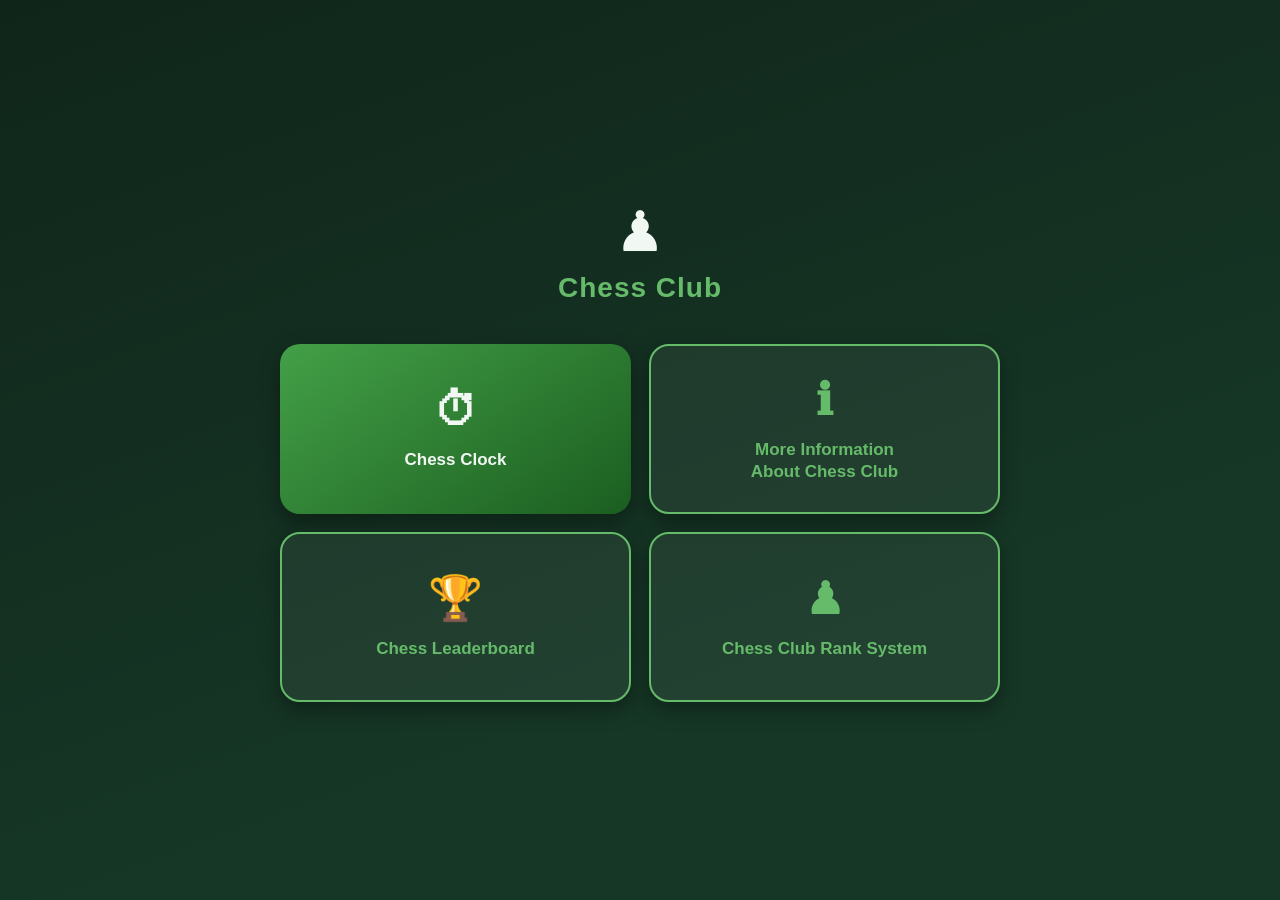
<file: index.html>
<!DOCTYPE html> 
<html lang="en"> 
<head> 
<meta charset="UTF-8"> 
<meta name="viewport" content="width=device-width, initial-scale=1.0, maximum-scale=1.0, user-scalable=no, viewport-fit=cover"> 
<title>Chess Club Clock</title> 
<link rel="stylesheet" href="style.css"> 
</head> 
<body> 
 
  <!-- ============ LANDING SCREEN ============ --> 
  <div id="landing-screen" class="screen active"> 
    <div class="landing-container"> 
      <div class="landing-header"> 
        <div class="landing-icon">♟</div> 
        <h1>Chess Club</h1> 
      </div> 
      <div class="landing-buttons"> 
        <button id="landing-clock-btn" class="landing-btn primary-btn"> 
          <span class="landing-btn-icon">⏱</span> 
          <span class="landing-btn-text">Chess Clock</span> 
        </button> 

        <button id="landing-info-btn" class="landing-btn secondary-btn"> 
          <span class="landing-btn-icon">ℹ</span> 
          <span class="landing-btn-text">More Information<br>About Chess Club</span> 
        </button>

        <button id="landing-leaderboard-btn" class="landing-btn secondary-btn" onclick="window.location.href='Chess leaderboard/index2.html'"> 
          <span class="landing-btn-icon">🏆</span> 
          <span class="landing-btn-text">Chess Leaderboard</span> 
        </button>

        <button id="landing-rank-system-btn" class="landing-btn secondary-btn"> 
          <span class="landing-btn-icon">♟</span> 
          <span class="landing-btn-text">Chess Club Rank System</span> 
        </button>
      </div> 
    </div> 
  </div> 
 
  <!-- ============ INFO SCREEN ============ --> 
  <div id="info-screen" class="screen"> 
    <div class="info-container"> 
      <h2>About Chess Club</h2> 
      <p> 
         <strong>About the Chess Club</strong> 
      </p> 
      <p> 
I originally started the chess club in S1 because I wanted to give people a place where they could play and enjoy chess. However, I quickly realised I was not running it in the best way, and only a few people were interested in coming. Eventually, I stopped going, especially when the teacher started allowing other people to use the club for different activities. Since this was right before moving into S2, I decided that instead of giving up on the idea, I would start it again the following year and do it properly. 
 
Now, the chess club meets in Room 2-043 on Thursdays and Fridays. We have chess boards available, but you can also bring your own chess set if you want. You can play against whoever you want, whether that is a friend, someone you have never played before, or even play online. If you do not know how to play chess, that is completely fine because I am happy to teach you. Whether you are a complete beginner or an experienced player, everyone is welcome. 
      </p> 
      <p> 
<strong>Why Chess?</strong> 
Chess is more than just a game. It can help you develop your ability to think ahead, plan your moves and make strategic decisions. It also requires concentration, patience and problem solving. Playing a challenging game can even be mentally tiring because your brain is constantly thinking about different possibilities. 
      </p> 
      <p> 
<strong>A Little About Me</strong> 
I started playing chess when I was five years old, and I still play every day for at least 30 minutes. I enjoy practising, improving my skills and challenging myself to find better moves. I also aim to get at least five checkmates every day when I play. 
 
I have also made a chess clock for the club, so if you want to play a proper timed game, you can use it. Whether you are here to learn, practise, compete with your friends or simply have fun, there is a place for you at the chess club. 
      </p> 
      <p> 
        Use the <strong>Chess Clock</strong> button on the home screen to 
        jump straight into the clock and start a timed game with a friend. 
      </p> 
      <button id="info-back-btn" class="btn-secondary">Back</button> 
    </div> 
  </div> 
 
  <!-- ============ WELCOME SCREEN ============ --> 
  <div id="welcome-screen" class="screen"> 
    <div class="welcome-content"> 
      <div class="welcome-icon">♟</div> 
      <h1>Chess Clock</h1> 
      <p>Loading…</p> 
    </div> 
  </div> 
 
  <!-- ============ TIME SELECTION MENU ============ --> 
  <div id="menu-screen" class="screen"> 
    <div class="menu-container"> 
      <div class="menu-title">Select Game Time</div> 
 
      <div class="section-label">Pick a Time</div> 
      <div class="time-grid"> 
        <button class="time-btn" data-minutes="1">1 min</button> 
        <button class="time-btn" data-minutes="5">5 min</button> 
        <button class="time-btn" data-minutes="10">10 min</button> 
        <button class="time-btn" data-minutes="20">20 min</button> 
        <button class="time-btn" data-minutes="30">30 min</button> 
        <button class="time-btn" data-minutes="50">50 min</button> 
        <button class="time-btn" data-minutes="60">1 hour</button> 
        <button class="time-btn" data-minutes="120">2 hours</button> 
        <button class="time-btn" data-minutes="180">3 hours</button> 
      </div> 
 
      <div class="divider"></div> 
 
      <button id="custom-time-btn" class="custom-btn">⚙ Custom Time</button> 
      <button id="menu-home-btn" class="link-btn">← Back to Home</button> 
    </div> 
  </div> 
 
  <!-- ============ CUSTOM TIME SCREEN ============ --> 
  <div id="custom-screen" class="screen"> 
    <div class="custom-container"> 
      <h2>Custom Time</h2> 
 
      <div class="field-group"> 
        <label>Opponent 1 Starting Time</label> 
        <div class="field-row"> 
          <input type="number" id="custom-p1-min" min="0" placeholder="Minutes" value="5"> 
          <input type="number" id="custom-p1-sec" min="0" max="59" placeholder="Seconds" value="0"> 
        </div> 
      </div> 
 
      <div class="field-group"> 
        <label>Opponent 2 Starting Time</label> 
        <div class="field-row"> 
          <input type="number" id="custom-p2-min" min="0" placeholder="Minutes" value="5"> 
          <input type="number" id="custom-p2-sec" min="0" max="59" placeholder="Seconds" value="0"> 
        </div> 
      </div> 
 
      <div class="field-group"> 
        <label>Increment per Move (seconds)</label> 
        <div class="field-row"> 
          <input type="number" id="custom-increment" min="0" placeholder="Seconds" value="0"> 
        </div> 
        <span class="field-hint">Time added to a player's clock after they finish their move.</span> 
      </div> 
 
      <div class="custom-actions"> 
        <button id="custom-back-btn" class="btn-secondary">Back</button> 
        <button id="custom-start-btn" class="btn-primary">Start Game</button> 
      </div> 
    </div> 
  </div> 
 
  <!-- ============ CLOCK SCREEN ============ --> 
  <div id="clock-screen" class="screen"> 
    <div class="clock-container"> 
 
      <div id="player-top" class="player inactive" data-player="2"> 
        <div class="player-info"> 
          <div class="player-name">Opponent 2</div> 
          <div class="player-time" id="time-2">5:00</div> 
          <div class="player-status" id="status-2"></div> 
        </div> 
      </div> 
 
      <div id="player-bottom" class="player inactive" data-player="1"> 
        <div class="player-info"> 
          <div class="player-name">Opponent 1</div> 
          <div class="player-time" id="time-1">5:00</div> 
          <div class="player-status" id="status-1"></div> 
        </div> 
      </div> 
 
      <div class="center-controls" id="center-controls"> 
        <button id="start-btn" aria-label="Start">▶</button> 
      </div> 
 
      <div class="mini-controls hidden" id="mini-controls"> 
        <button id="pause-btn" class="mini-btn">Pause</button> 
        <button id="reset-btn" class="mini-btn">Reset</button> 
      </div> 
 
    </div> 
  </div> 
 
  <!-- ============ GAME OVER OVERLAY ============ --> 
  <div id="gameover-overlay"> 
    <div class="gameover-box"> 
      <h2 id="gameover-title">Game Over</h2> 
      <p id="gameover-message"></p> 
      <button id="gameover-menu-btn" class="btn-primary">Back to Menu</button> 
    </div> 
  </div> 
 
  <script src="script.js"></script> 
</body> 
</html>
</file>
<file: style.css>
/* =========================================================
CHESS CLUB CLOCK — style.css
Clean, modern, green-themed, mobile-first design
========================================================= */

:root {
--green-primary: #2e7d32;
--green-light: #43a047;
--green-dark: #1b5e20;
--green-accent: #66bb6a;
--gray-dark: #37474f;
--gray-light: #607d8b;
--gray-inactive: #78909c;
--bg-dark: #10251a;
--text-light: #f1f8f4;
--text-dark: #1c2b22;
--danger: #e53935;
--shadow: rgba(0, 0, 0, 0.35);
--radius-lg: 20px;
--radius-md: 14px;
--radius-sm: 8px;
}

* {
  box-sizing: border-box;
  -webkit-tap-highlight-color: transparent;
  user-select: none;
  -webkit-user-select: none;
  }

html, body {
margin: 0;
padding: 0;
width: 100%;
height: 100%;
overflow: hidden;
overscroll-behavior: none;
touch-action: manipulation;
font-family: 'Segoe UI', Roboto, Helvetica, Arial, sans-serif;
background: var(--bg-dark);
color: var(--text-light);
}

/* =========================================================
SCREEN MANAGEMENT
========================================================= */

.screen {
position: fixed;
inset: 0;
display: none;
flex-direction: column;
align-items: center;
justify-content: center;
width: 100%;
height: 100%;
padding: 20px;
background: linear-gradient(160deg, var(--bg-dark), #163726 70%);
animation: fadeIn 0.35s ease;
}

.screen.active {
display: flex;
}

@keyframes fadeIn {
from { opacity: 0; transform: scale(0.98); }
to   { opacity: 1; transform: scale(1); }
}

/* =========================================================
LANDING SCREEN
========================================================= */

.landing-container {
width: 100%;
max-width: 720px;
display: flex;
flex-direction: column;
align-items: center;
gap: 40px;
}

.landing-header {
display: flex;
flex-direction: column;
align-items: center;
gap: 8px;
}

.landing-icon {
font-size: 56px;
}

.landing-header h1 {
margin: 0;
font-size: 28px;
color: var(--green-accent);
letter-spacing: 1px;
}

.landing-buttons {
display: grid;
grid-template-columns: repeat(2, 1fr);
gap: 18px;
width: 100%;
}

.landing-btn {
width: 100%;
min-height: 170px;
border: none;
border-radius: var(--radius-lg);
display: flex;
flex-direction: column;
align-items: center;
justify-content: center;
gap: 14px;
cursor: pointer;
padding: 20px 16px;
font-weight: 700;
transition: transform 0.15s ease, box-shadow 0.15s ease, background 0.2s ease;
box-shadow: 0 8px 20px var(--shadow);
}

.landing-btn-icon {
font-size: 44px;
}

.landing-btn-text {
font-size: 17px;
line-height: 1.3;
text-align: center;
}

.primary-btn {
background: linear-gradient(145deg, var(--green-light), var(--green-dark));
color: var(--text-light);
}

.secondary-btn {
background: rgba(255,255,255,0.05);
border: 2px solid var(--green-accent);
color: var(--green-accent);
}

.landing-btn:hover {
transform: translateY(-2px);
}

.landing-btn:active {
transform: scale(0.96);
box-shadow: 0 3px 8px var(--shadow);
}

@media (max-width: 560px) {
.landing-buttons {
grid-template-columns: repeat(2, 1fr);
gap: 14px;
}

.landing-btn {
min-height: 145px;
padding: 18px 10px;
}

.landing-btn-icon {
font-size: 38px;
}

.landing-btn-text {
font-size: 15px;
}
}

/* =========================================================
INFO SCREEN
========================================================= */

.info-container {
width: 100%;
max-width: 560px;
background: rgba(255,255,255,0.03);
border-radius: var(--radius-lg);
padding: 30px 26px;
display: flex;
flex-direction: column;
gap: 16px;
box-shadow: 0 8px 24px var(--shadow);
max-height: 90vh;
overflow-y: auto;
}

.info-container h2 {
margin: 0;
color: var(--green-accent);
text-align: center;
}

.info-container p {
margin: 0;
color: #dcefe2;
line-height: 1.6;
font-size: 15px;
}

.info-container .btn-secondary {
align-self: center;
margin-top: 10px;
min-width: 140px;
}

/* =========================================================
WELCOME SCREEN
========================================================= */

#welcome-screen {
background: radial-gradient(circle at center, var(--green-dark), var(--bg-dark) 80%);
}

.welcome-content {
display: flex;
flex-direction: column;
align-items: center;
gap: 14px;
animation: popIn 0.6s ease;
}

.welcome-icon {
font-size: 64px;
animation: pulse 1.4s ease-in-out infinite;
}

.welcome-content h1 {
font-size: 28px;
letter-spacing: 1px;
margin: 0;
color: var(--green-accent);
font-weight: 700;
}

.welcome-content p {
margin: 0;
color: #b7d3c2;
font-size: 14px;
letter-spacing: 0.5px;
}

@keyframes pulse {
0%, 100% { transform: scale(1); }
50%      { transform: scale(1.12); }
}

@keyframes popIn {
from { opacity: 0; transform: translateY(10px) scale(0.9); }
to   { opacity: 1; transform: translateY(0) scale(1); }
}

/* =========================================================
MENU SCREEN (Time Selection)
========================================================= */

#menu-screen {
overflow-y: auto;
padding-top: 40px;
padding-bottom: 40px;
}

.menu-container {
width: 100%;
max-width: 480px;
display: flex;
flex-direction: column;
align-items: center;
gap: 22px;
}

.menu-title {
font-size: 24px;
font-weight: 700;
color: var(--green-accent);
text-align: center;
letter-spacing: 0.5px;
}

.section-label {
align-self: flex-start;
font-size: 14px;
text-transform: uppercase;
letter-spacing: 1.5px;
color: #9fc6ad;
margin-bottom: -8px;
}

.time-grid {
display: grid;
grid-template-columns: repeat(3, 1fr);
gap: 12px;
width: 100%;
}

.time-btn {
background: linear-gradient(145deg, var(--green-light), var(--green-primary));
border: none;
border-radius: var(--radius-md);
color: var(--text-light);
font-size: 15px;
font-weight: 600;
padding: 18px 6px;
cursor: pointer;
box-shadow: 0 4px 10px var(--shadow);
transition: transform 0.15s ease, box-shadow 0.15s ease, background 0.2s ease;
}

.time-btn:active {
transform: scale(0.94);
box-shadow: 0 2px 4px var(--shadow);
}

.time-btn:hover {
background: linear-gradient(145deg, var(--green-accent), var(--green-light));
}

.divider {
width: 100%;
height: 1px;
background: rgba(255,255,255,0.12);
margin: 4px 0;
}

.custom-btn {
width: 100%;
padding: 16px;
border-radius: var(--radius-md);
border: 2px solid var(--green-accent);
background: transparent;
color: var(--green-accent);
font-size: 16px;
font-weight: 700;
cursor: pointer;
transition: background 0.2s ease, color 0.2s ease, transform 0.15s ease;
}

.custom-btn:hover {
background: var(--green-accent);
color: var(--text-dark);
}

.custom-btn:active {
transform: scale(0.97);
}

.link-btn {
background: none;
border: none;
color: #9fc6ad;
font-size: 14px;
cursor: pointer;
padding: 6px;
text-decoration: underline;
}

/* =========================================================
CUSTOM TIME SCREEN
========================================================= */

#custom-screen {
overflow-y: auto;
}

.custom-container {
width: 100%;
max-width: 420px;
display: flex;
flex-direction: column;
gap: 18px;
background: rgba(255,255,255,0.03);
padding: 26px 22px;
border-radius: var(--radius-lg);
box-shadow: 0 8px 24px var(--shadow);
}

.custom-container h2 {
text-align: center;
color: var(--green-accent);
margin: 0 0 4px;
font-size: 22px;
}

.field-group {
display: flex;
flex-direction: column;
gap: 6px;
}

.field-group label {
font-size: 13px;
color: #b7d3c2;
letter-spacing: 0.5px;
}

.field-row {
display: flex;
gap: 10px;
}

.field-row input {
flex: 1;
min-width: 0;
padding: 12px 10px;
border-radius: var(--radius-sm);
background: #0f261a;
color: var(--text-light);
font-size: 16px;
text-align: center;
border: 1px solid rgba(255,255,255,0.15);
}

.field-row input:focus {
outline: none;
border-color: var(--green-accent);
}

.field-hint {
font-size: 11px;
color: #8faa98;
}

.custom-actions {
display: flex;
gap: 12px;
margin-top: 8px;
}

.btn-secondary, .btn-primary {
flex: 1;
padding: 14px;
border-radius: var(--radius-md);
font-size: 15px;
font-weight: 700;
cursor: pointer;
border: none;
transition: transform 0.15s ease, opacity 0.2s ease;
}

.btn-secondary {
background: transparent;
border: 2px solid var(--gray-light);
color: var(--text-light);
}

.btn-primary {
background: linear-gradient(145deg, var(--green-light), var(--green-dark));
color: var(--text-light);
}

.btn-secondary:active, .btn-primary:active {
transform: scale(0.96);
}

/* =========================================================
CLOCK SCREEN
========================================================= */

#clock-screen {
padding: 0;
}

.clock-container {
position: relative;
width: 100%;
height: 100%;
display: flex;
flex-direction: column;
}

.player {
flex: 1;
display: flex;
align-items: center;
justify-content: center;
position: relative;
cursor: pointer;
transition: background-color 0.3s ease;
background-color: var(--gray-inactive);
}

#player-top {
transform: rotate(180deg);
border-bottom: 3px solid var(--bg-dark);
}

.player.active {
background-color: var(--green-primary);
}

.player.inactive {
background-color: var(--gray-dark);
}

.player.timeout {
background-color: var(--danger) !important;
}

.player-info {
display: flex;
flex-direction: column;
align-items: center;
gap: 6px;
pointer-events: none;
}

.player-name {
font-size: 15px;
letter-spacing: 1.5px;
text-transform: uppercase;
opacity: 0.85;
font-weight: 600;
}

.player-time {
font-size: 15vw;
font-weight: 700;
font-variant-numeric: tabular-nums;
line-height: 1;
}

@media (min-width: 500px) {
.player-time {
font-size: 80px;
}
}

.player-status {
font-size: 13px;
min-height: 16px;
opacity: 0.9;
letter-spacing: 0.5px;
}

.center-controls {
position: absolute;
top: 50%;
left: 50%;
transform: translate(-50%, -50%);
z-index: 20;
display: flex;
align-items: center;
justify-content: center;
}

#start-btn {
width: 70px;
height: 70px;
border-radius: 50%;
border: none;
background: var(--text-light);
color: var(--green-dark);
font-size: 26px;
display: flex;
align-items: center;
justify-content: center;
cursor: pointer;
box-shadow: 0 6px 18px rgba(0,0,0,0.5);
transition: transform 0.15s ease;
}

#start-btn:active {
transform: scale(0.9);
}

.mini-controls {
position: absolute;
bottom: 14px;
left: 50%;
transform: translateX(-50%);
z-index: 20;
display: flex;
gap: 14px;
}

.mini-btn {
background: rgba(0,0,0,0.4);
border: 1px solid rgba(255,255,255,0.25);
color: var(--text-light);
padding: 8px 16px;
border-radius: 20px;
font-size: 13px;
cursor: pointer;
backdrop-filter: blur(4px);
transition: background 0.2s ease;
}

.mini-btn:hover {
background: rgba(0,0,0,0.6);
}

.mini-btn:active {
transform: scale(0.95);
}

.hidden {
display: none !important;
}

/* =========================================================
GAME OVER OVERLAY
========================================================= */

#gameover-overlay {
position: fixed;
inset: 0;
background: rgba(0,0,0,0.75);
display: none;
align-items: center;
justify-content: center;
z-index: 100;
flex-direction: column;
gap: 20px;
padding: 20px;
text-align: center;
}

#gameover-overlay.active {
display: flex;
}

.gameover-box {
background: linear-gradient(160deg, var(--green-dark), var(--bg-dark));
padding: 34px 28px;
border-radius: var(--radius-lg);
box-shadow: 0 10px 30px rgba(0,0,0,0.6);
display: flex;
flex-direction: column;
align-items: center;
gap: 14px;
max-width: 340px;
}

.gameover-box h2 {
margin: 0;
color: var(--danger);
font-size: 22px;
}

.gameover-box p {
margin: 0;
color: var(--text-light);
font-size: 15px;
}

.gameover-box .btn-primary {
min-width: 160px;
}

/* =========================================================
RESPONSIVE ADJUSTMENTS
========================================================= */

@media (orientation: landscape) and (max-height: 500px) {
.clock-container {
flex-direction: row;
}
}
</file>
